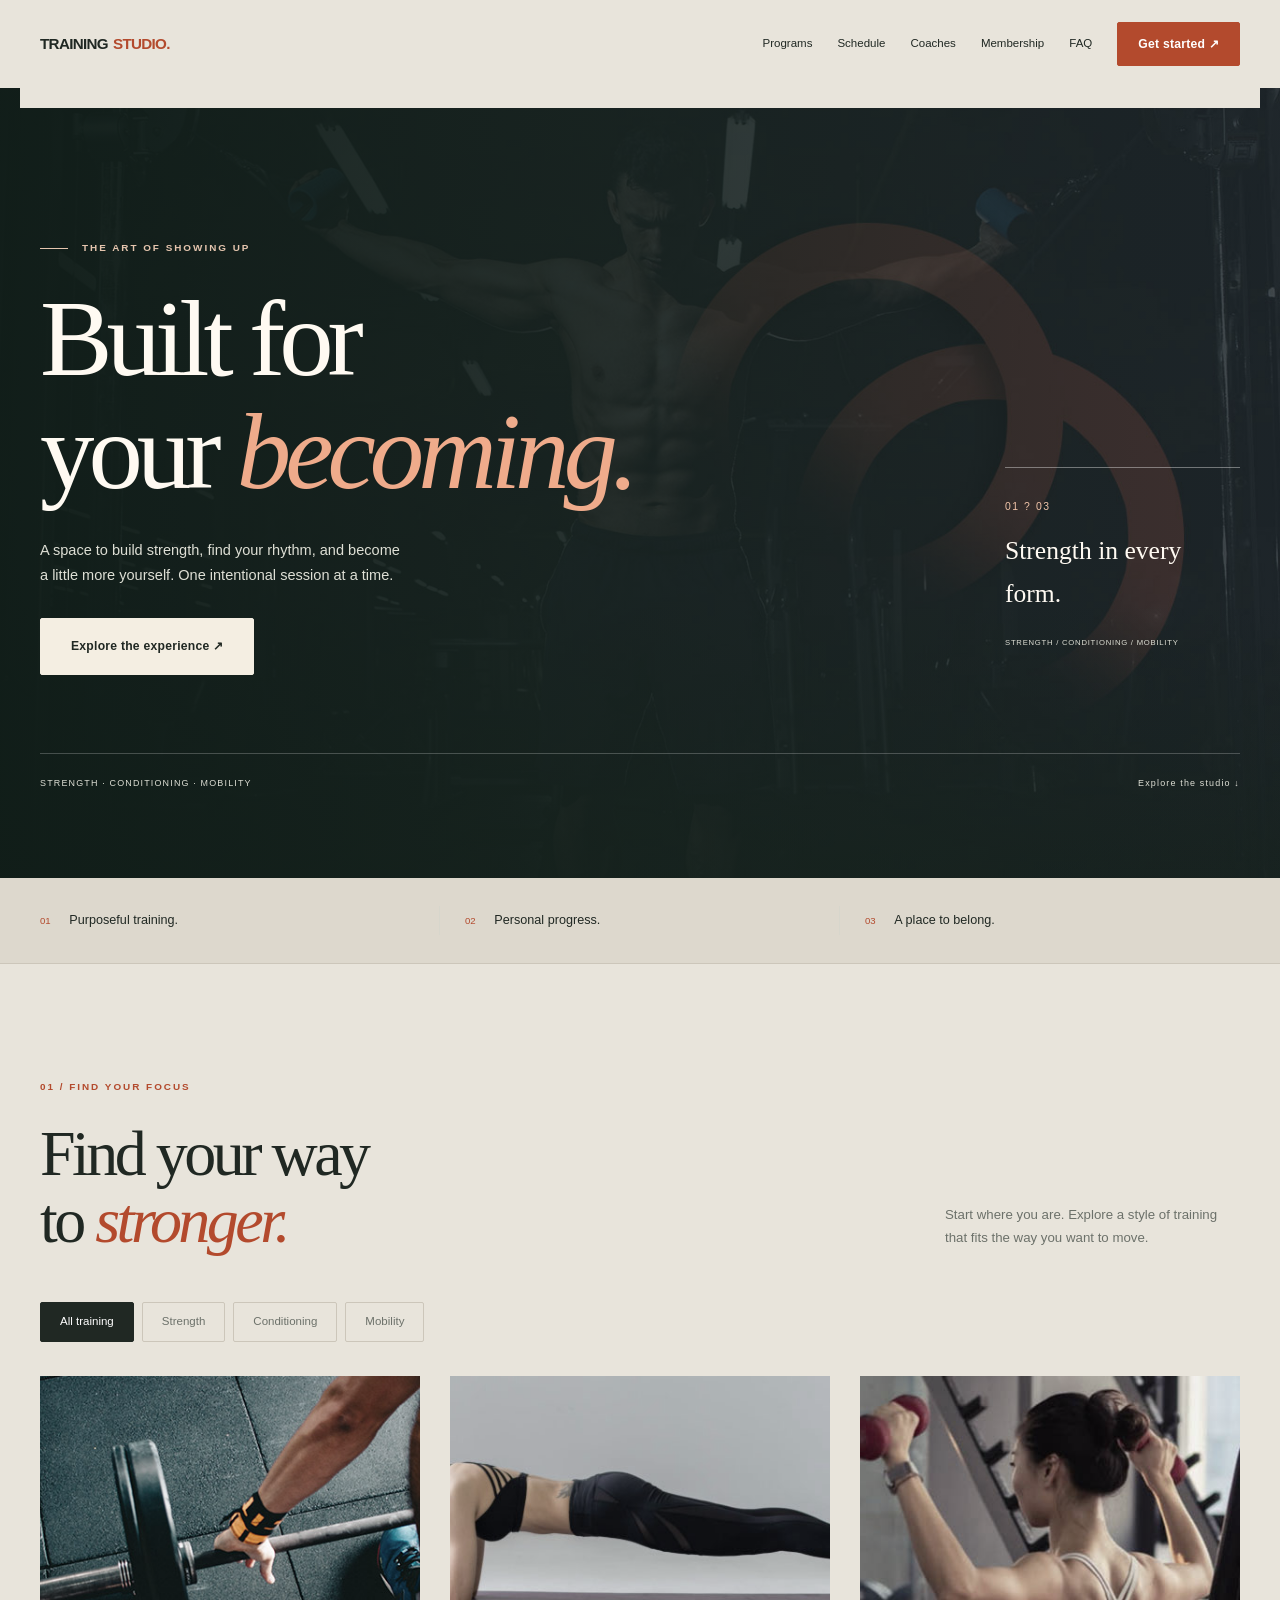
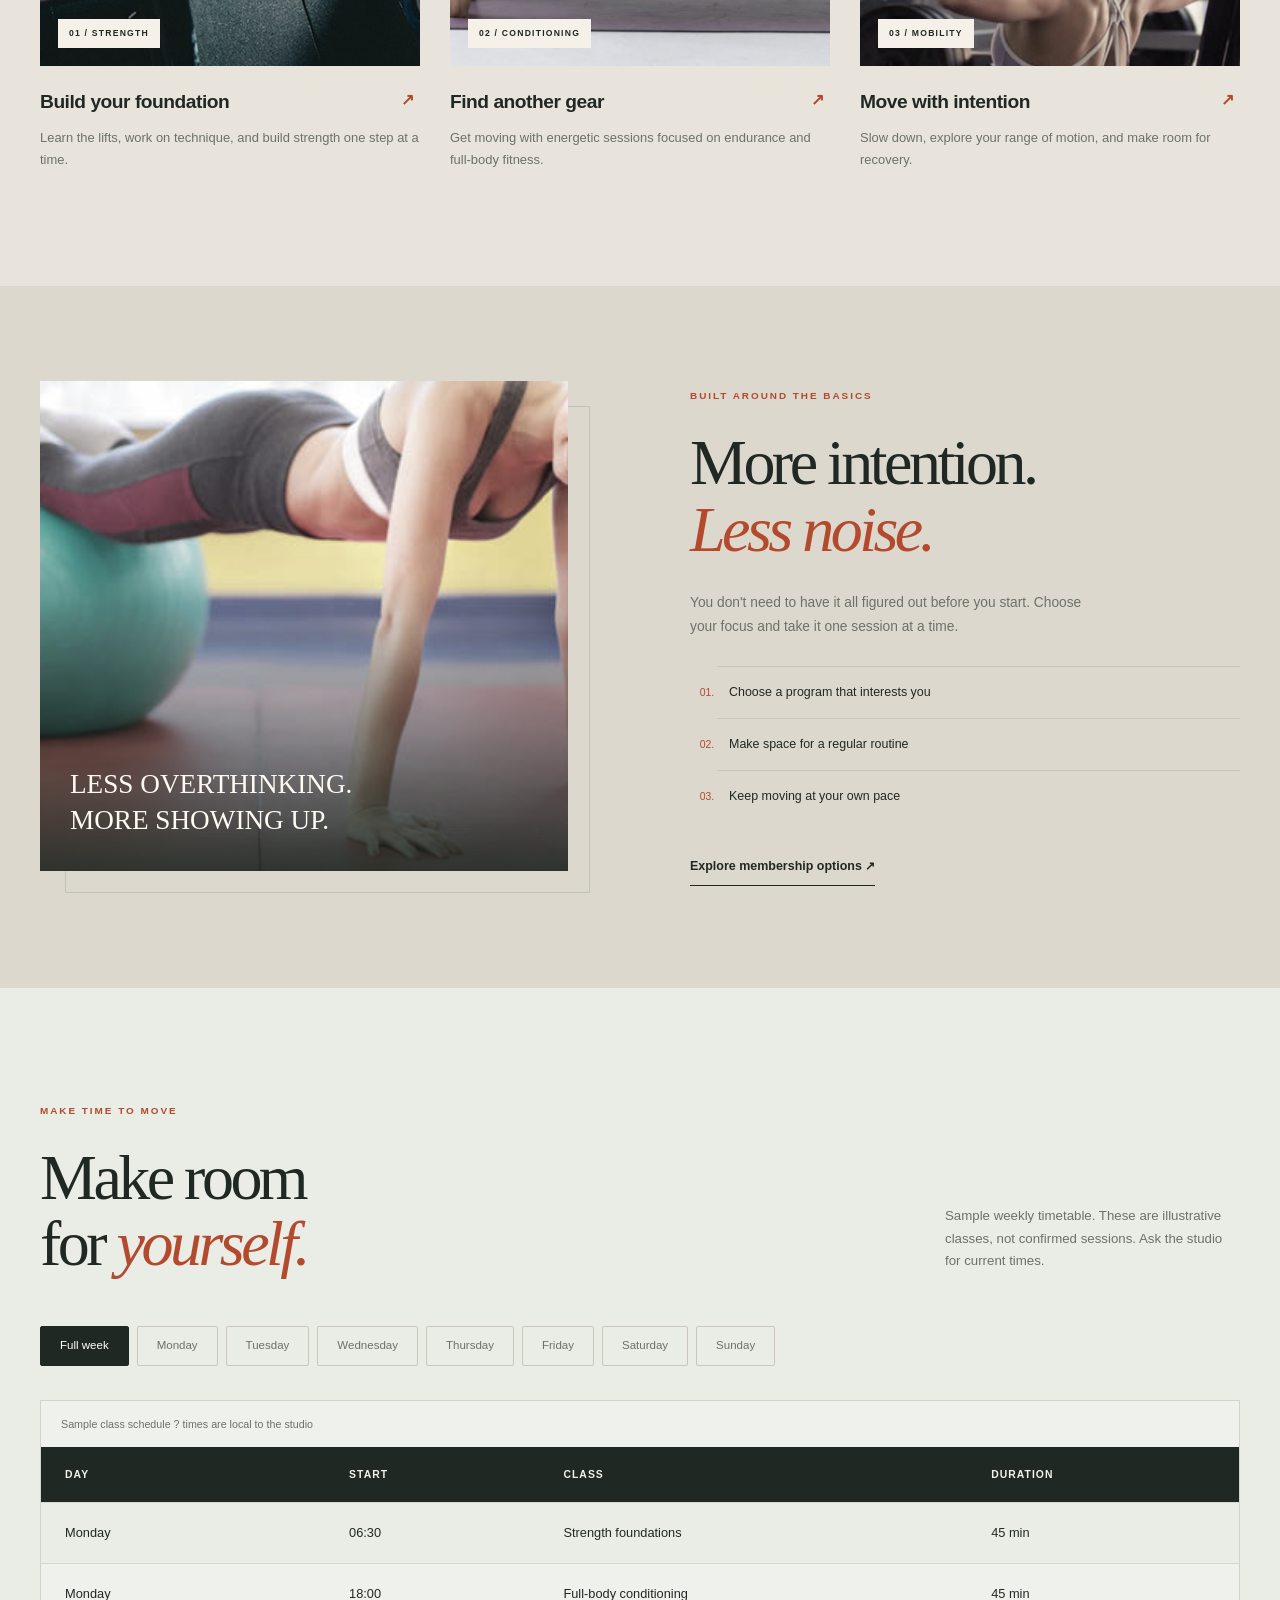
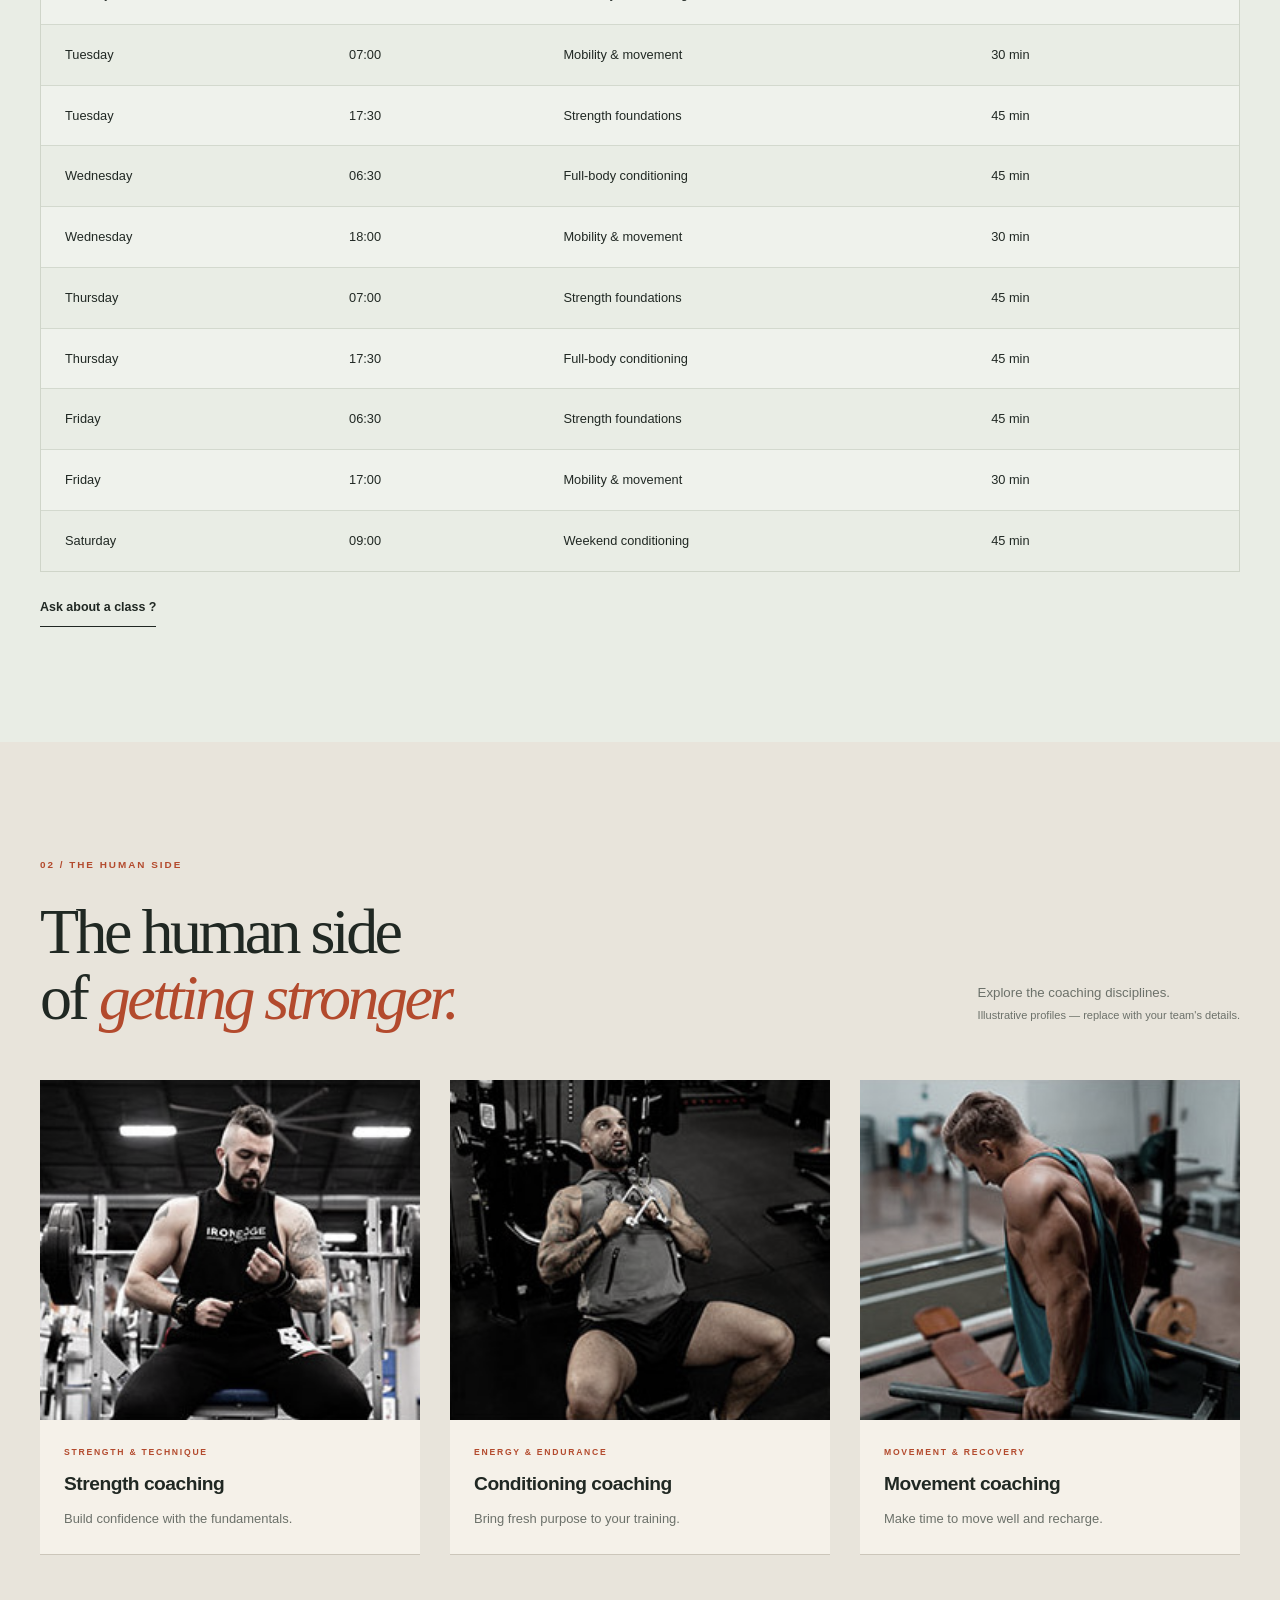
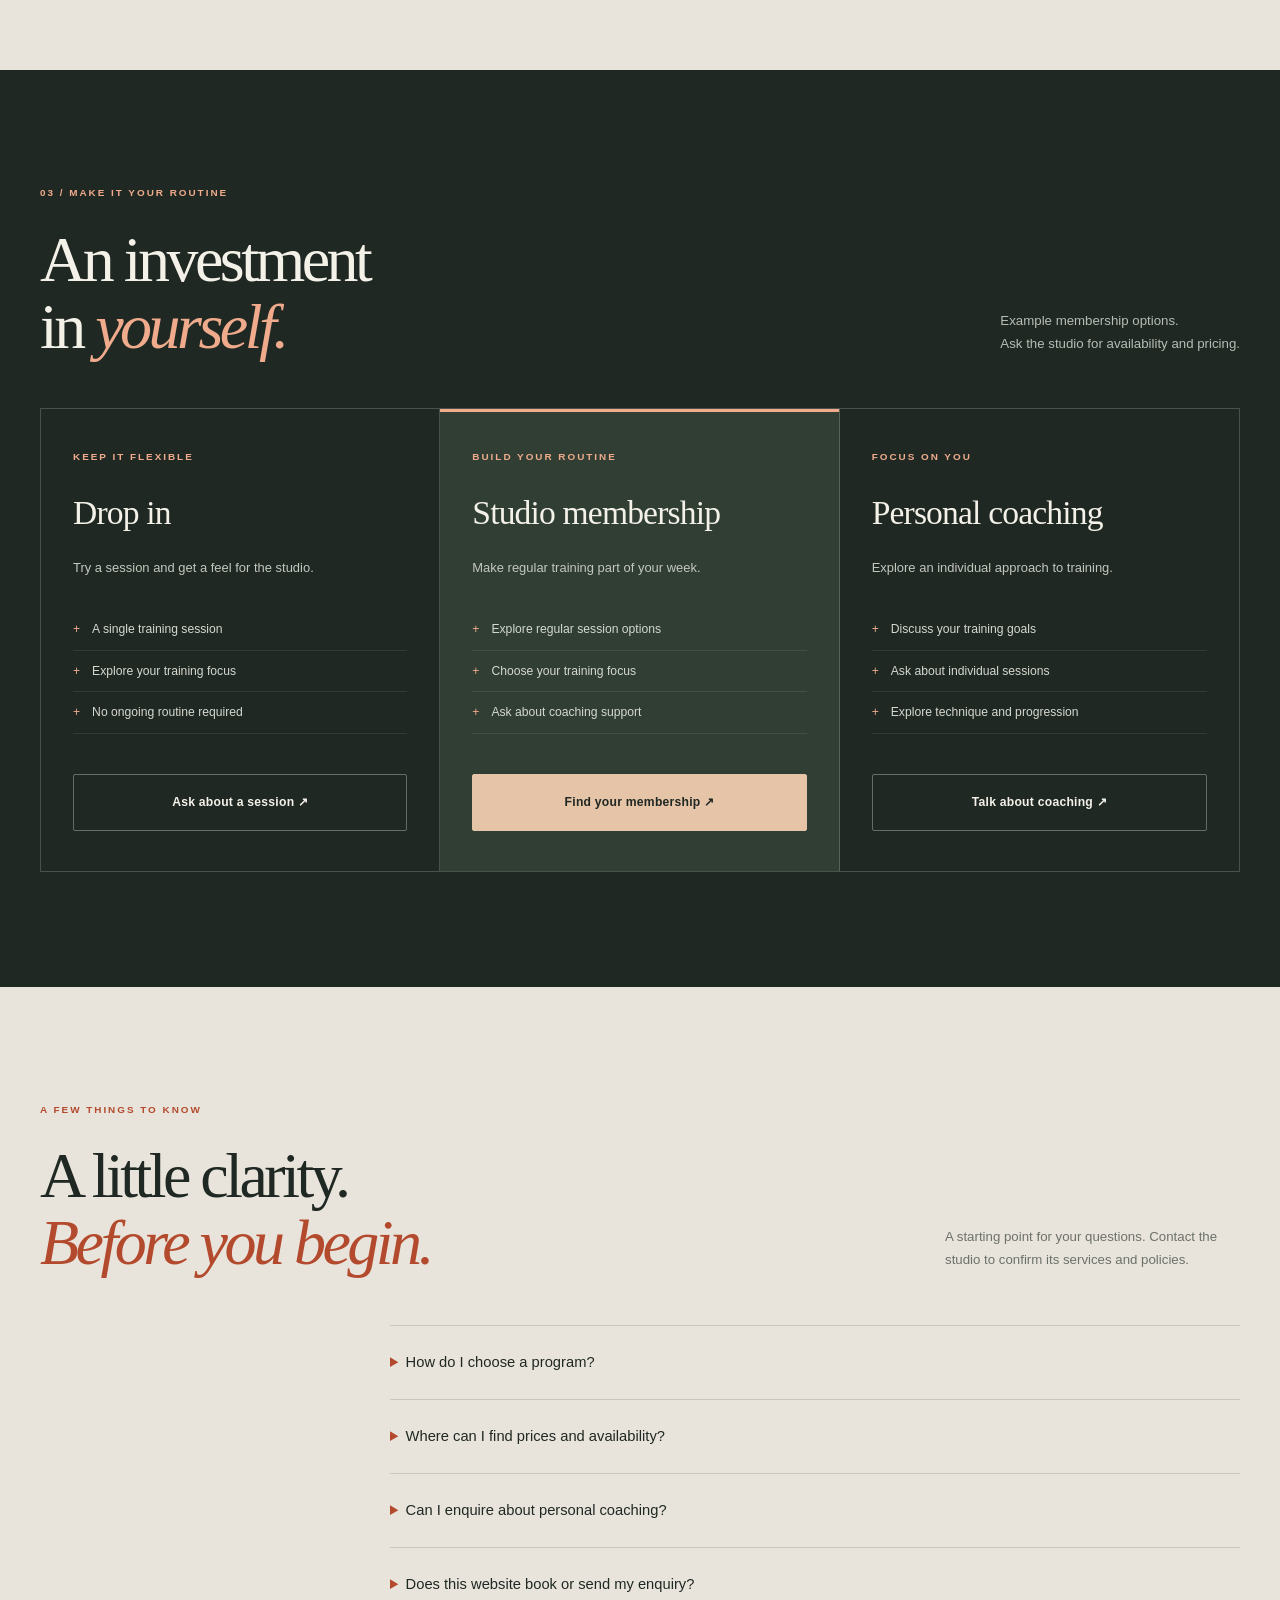
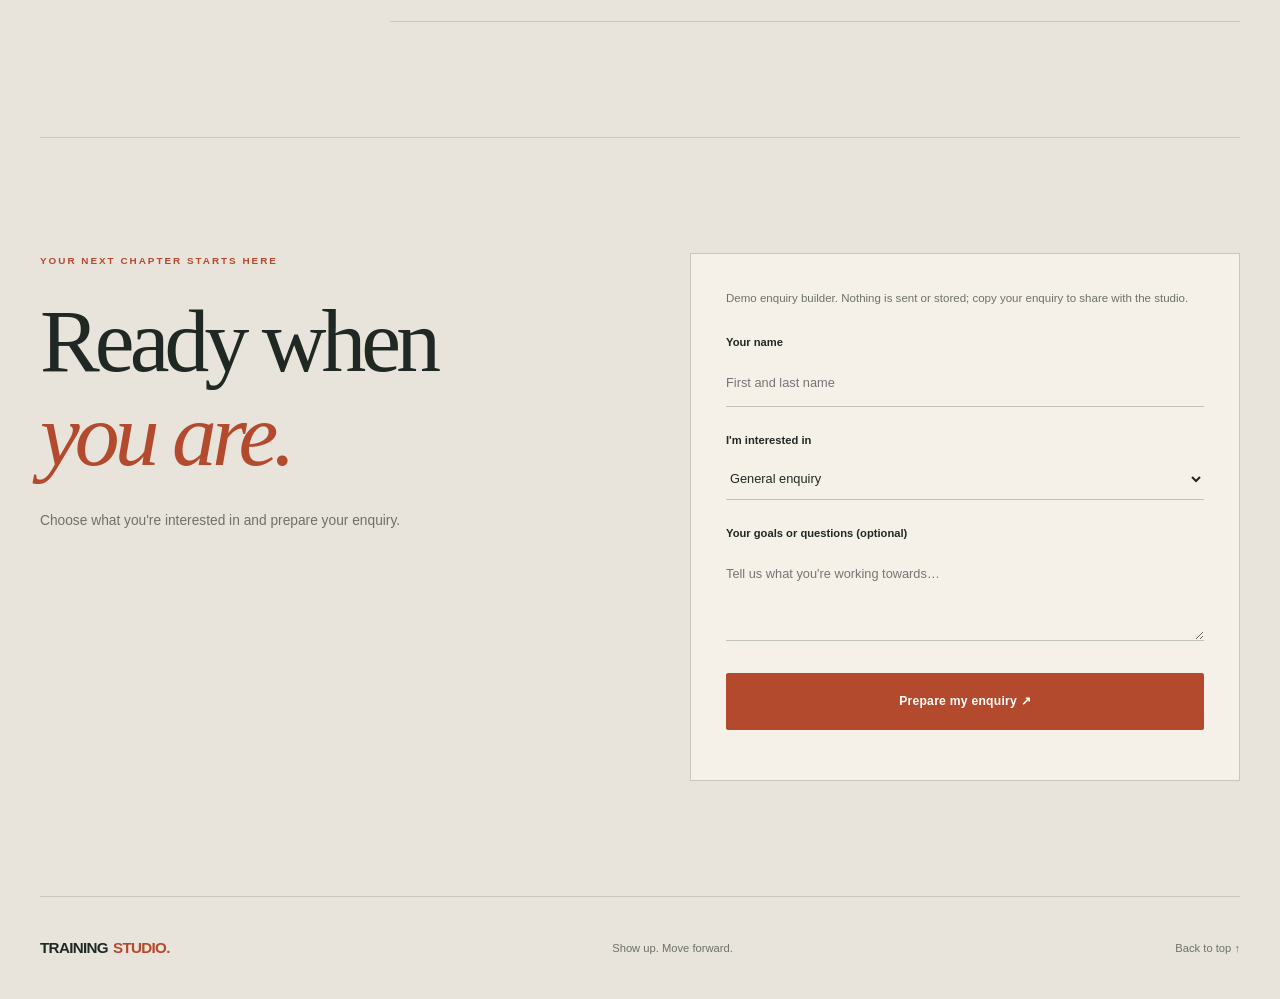
<file: index.html>
<!DOCTYPE html>
<html lang="en">
<head>
<meta charset="UTF-8">
<meta name="viewport" content="width=device-width, initial-scale=1">
<meta name="description" content="Training Studio: strength, conditioning and movement.">
<title>Training Studio | Make your next move</title>
<link rel="stylesheet" href="./public/css/styles.css">
<script src="./public/js/main.js" defer>
</script>
</head>
<body>
<a class="skip" href="#main">Skip to content</a>
<header class="container">
<a class="brand" href="#home">TRAINING<span>STUDIO.</span>
</a>
<button class="menu" aria-expanded="false" aria-controls="navigation" type="button">Menu ☰</button>
<nav id="navigation" aria-label="Main navigation">
<a href="#programs">Programs</a>
<a href="#schedule">Schedule</a>
<a href="#coaches">Coaches</a>
<a href="#membership">Membership</a>
<a href="#faq">FAQ</a>
<a class="button small" href="#contact">Get started ↗</a>
</nav>
</header>
<main id="main">
<section class="hero" id="home">
<img src="./public/images/slide-01.jpg" alt="Training studio gym" fetchpriority="high">
<div class="container hero-content">
<p class="eyebrow">THE ART OF SHOWING UP</p>
<h1>Built for<br>your <em>becoming.</em>
</h1>
<p class="hero-copy">A space to build strength, find your rhythm, and become a little more yourself. One intentional session at a time.</p>
<a class="button" href="#programs">Explore the experience ↗</a>
<aside class="hero-note"><span class="hero-note-number">01 ? 03</span><p>Strength in every form.</p><span>STRENGTH / CONDITIONING / MOBILITY</span></aside>
<div class="hero-bottom">
<span>STRENGTH · CONDITIONING · MOBILITY</span>
<a href="#programs">Explore the studio ↓</a>
</div>
</div>
</section>
<div class="banner">
<span>01 <b>Purposeful training.</b></span>
<span>02 <b>Personal progress.</b></span>
<span>03 <b>A place to belong.</b></span>
</div>
<section class="section container" id="programs">
<div class="heading">
<div>
<p class="eyebrow">01 / FIND YOUR FOCUS</p>
<h2>Find your way<br>to <em>stronger.</em></h2>
</div>
<p>Start where you are. Explore a style of training that fits the way you want to move.</p>
</div>
<div class="filters" role="group" aria-label="Filter programs">
<button data-filter="all" aria-pressed="true" class="active" type="button">All training</button>
<button data-filter="strength" aria-pressed="false" type="button">Strength</button>
<button data-filter="conditioning" aria-pressed="false" type="button">Conditioning</button>
<button data-filter="mobility" aria-pressed="false" type="button">Mobility</button>
</div>
<p class="sr-only" id="filter-status" role="status">
</p>
<div class="grid">
<article data-category="strength">
<div class="program-image">
<img src="./public/images/training-image-01.jpg" alt="Strength training session" loading="lazy">
<span>01 / STRENGTH</span>
</div>
<h3>Build your foundation <a href="#contact" aria-label="Ask about strength training">↗</a>
</h3>
<p>Learn the lifts, work on technique, and build strength one step at a time.</p>
</article>
<article data-category="conditioning">
<div class="program-image">
<img src="./public/images/training-image-02.jpg" alt="Conditioning workout" loading="lazy">
<span>02 / CONDITIONING</span>
</div>
<h3>Find another gear <a href="#contact" aria-label="Ask about conditioning">↗</a>
</h3>
<p>Get moving with energetic sessions focused on endurance and full-body fitness.</p>
</article>
<article data-category="mobility">
<div class="program-image">
<img src="./public/images/training-image-03.jpg" alt="Movement training" loading="lazy">
<span>03 / MOBILITY</span>
</div>
<h3>Move with intention <a href="#contact" aria-label="Ask about mobility">↗</a>
</h3>
<p>Slow down, explore your range of motion, and make room for recovery.</p>
</article>
</div>
</section>
<section class="approach">
<div class="container split">
<div class="studio-photo">
<img src="./public/images/training-image-04.jpg" alt="Inside the training studio" loading="lazy">
<strong>LESS OVERTHINKING.<br>MORE SHOWING UP.</strong>
</div>
<div>
<p class="eyebrow">BUILT AROUND THE BASICS</p>
<h2>More intention.<br><em>Less noise.</em></h2>
<p class="intro">You don't need to have it all figured out before you start. Choose your focus and take it one session at a time.</p>
<ol>
<li>Choose a program that interests you</li>
<li>Make space for a regular routine</li>
<li>Keep moving at your own pace</li>
</ol>
<a class="text-link" href="#membership">Explore membership options ↗</a>
</div>
</div>
</section>
<section class="section schedule" id="schedule">
  <div class="container">
    <div class="heading"><div><p class="eyebrow">MAKE TIME TO MOVE</p><h2>Make room<br>for <em>yourself.</em></h2></div><p>Sample weekly timetable. These are illustrative classes, not confirmed sessions. Ask the studio for current times.</p></div>
    <div class="filters" role="group" aria-label="Filter classes by day">
      <button type="button" data-day="all" aria-pressed="true" class="active">Full week</button>
      <button type="button" data-day="Monday" aria-pressed="false">Monday</button>
      <button type="button" data-day="Tuesday" aria-pressed="false">Tuesday</button>
      <button type="button" data-day="Wednesday" aria-pressed="false">Wednesday</button>
      <button type="button" data-day="Thursday" aria-pressed="false">Thursday</button>
      <button type="button" data-day="Friday" aria-pressed="false">Friday</button>
      <button type="button" data-day="Saturday" aria-pressed="false">Saturday</button>
      <button type="button" data-day="Sunday" aria-pressed="false">Sunday</button>
    </div>
    <p class="sr-only" id="schedule-status" role="status"></p>
    <div class="table-scroll" tabindex="0" role="region" aria-label="Weekly classes table">
      <table><caption>Sample class schedule ? times are local to the studio</caption><thead><tr><th scope="col">Day</th><th scope="col">Start</th><th scope="col">Class</th><th scope="col">Duration</th></tr></thead><tbody>
      <tr data-class-day="Monday"><th scope="row">Monday</th><td><time datetime="06:30">06:30</time></td><td>Strength foundations</td><td>45 min</td></tr>
      <tr data-class-day="Monday"><th scope="row">Monday</th><td><time datetime="18:00">18:00</time></td><td>Full-body conditioning</td><td>45 min</td></tr>
      <tr data-class-day="Tuesday"><th scope="row">Tuesday</th><td><time datetime="07:00">07:00</time></td><td>Mobility & movement</td><td>30 min</td></tr>
      <tr data-class-day="Tuesday"><th scope="row">Tuesday</th><td><time datetime="17:30">17:30</time></td><td>Strength foundations</td><td>45 min</td></tr>
      <tr data-class-day="Wednesday"><th scope="row">Wednesday</th><td><time datetime="06:30">06:30</time></td><td>Full-body conditioning</td><td>45 min</td></tr>
      <tr data-class-day="Wednesday"><th scope="row">Wednesday</th><td><time datetime="18:00">18:00</time></td><td>Mobility & movement</td><td>30 min</td></tr>
      <tr data-class-day="Thursday"><th scope="row">Thursday</th><td><time datetime="07:00">07:00</time></td><td>Strength foundations</td><td>45 min</td></tr>
      <tr data-class-day="Thursday"><th scope="row">Thursday</th><td><time datetime="17:30">17:30</time></td><td>Full-body conditioning</td><td>45 min</td></tr>
      <tr data-class-day="Friday"><th scope="row">Friday</th><td><time datetime="06:30">06:30</time></td><td>Strength foundations</td><td>45 min</td></tr>
      <tr data-class-day="Friday"><th scope="row">Friday</th><td><time datetime="17:00">17:00</time></td><td>Mobility & movement</td><td>30 min</td></tr>
      <tr data-class-day="Saturday"><th scope="row">Saturday</th><td><time datetime="09:00">09:00</time></td><td>Weekend conditioning</td><td>45 min</td></tr>
      </tbody></table>
    </div>
    <p id="schedule-empty" class="empty-state" hidden>No sample classes listed for this day. Ask the studio about other training options.</p>
    <a class="text-link schedule-link" href="#contact">Ask about a class ?</a>
  </div>
</section>
<section class="section container" id="coaches">
<div class="heading">
<div>
<p class="eyebrow">02 / THE HUMAN SIDE</p>
<h2>The human side<br>of <em>getting stronger.</em></h2>
</div>
<p>Explore the coaching disciplines.<br>
<small>Illustrative profiles — replace with your team's details.</small>
</p>
</div>
<div class="grid coaches">
<article>
<img src="./public/images/first-trainer.jpg" alt="Illustrative strength coach portrait" loading="lazy">
<div>
<p class="eyebrow">STRENGTH & TECHNIQUE</p>
<h3>Strength coaching</h3>
<p>Build confidence with the fundamentals.</p>
</div>
</article>
<article>
<img src="./public/images/second-trainer.jpg" alt="Illustrative conditioning coach portrait" loading="lazy">
<div>
<p class="eyebrow">ENERGY & ENDURANCE</p>
<h3>Conditioning coaching</h3>
<p>Bring fresh purpose to your training.</p>
</div>
</article>
<article>
<img src="./public/images/third-trainer.jpg" alt="Illustrative movement coach portrait" loading="lazy">
<div>
<p class="eyebrow">MOVEMENT & RECOVERY</p>
<h3>Movement coaching</h3>
<p>Make time to move well and recharge.</p>
</div>
</article>
</div>
</section>
<section class="section membership" id="membership">
<div class="container">
<div class="heading">
<div>
<p class="eyebrow">03 / MAKE IT YOUR ROUTINE</p>
<h2>An investment<br>in <em>yourself.</em></h2>
</div>
<p>Example membership options.<br>Ask the studio for availability and pricing.</p>
</div>
<div class="grid plans">
<article>
<p class="eyebrow">KEEP IT FLEXIBLE</p>
<h3>Drop in</h3>
<p>Try a session and get a feel for the studio.</p>
<ul>
<li>A single training session</li>
<li>Explore your training focus</li>
<li>No ongoing routine required</li>
</ul>
<a class="button outline" href="#contact" data-plan="Drop in">Ask about a session ↗</a>
</article>
<article class="featured">
<p class="eyebrow">BUILD YOUR ROUTINE</p>
<h3>Studio membership</h3>
<p>Make regular training part of your week.</p>
<ul>
<li>Explore regular session options</li>
<li>Choose your training focus</li>
<li>Ask about coaching support</li>
</ul>
<a class="button" href="#contact" data-plan="Studio membership">Find your membership ↗</a>
</article>
<article>
<p class="eyebrow">FOCUS ON YOU</p>
<h3>Personal coaching</h3>
<p>Explore an individual approach to training.</p>
<ul>
<li>Discuss your training goals</li>
<li>Ask about individual sessions</li>
<li>Explore technique and progression</li>
</ul>
<a class="button outline" href="#contact" data-plan="Personal coaching">Talk about coaching ↗</a>
</article>
</div>
</div>
</section>
<section class="section container" id="faq">
  <div class="heading"><div><p class="eyebrow">A FEW THINGS TO KNOW</p><h2>A little clarity.<br><em>Before you begin.</em></h2></div><p>A starting point for your questions. Contact the studio to confirm its services and policies.</p></div>
  <div class="faq-list">
    <details><summary>How do I choose a program?</summary><p>Explore strength, conditioning, and mobility above, then use the enquiry builder to describe your goals and ask which sessions might suit you.</p></details>
    <details><summary>Where can I find prices and availability?</summary><p>The memberships and timetable on this page are examples. Ask the studio for confirmed prices, current class times, and availability before making plans.</p></details>
    <details><summary>Can I enquire about personal coaching?</summary><p>Choose Personal coaching in the membership section or enquiry form, then add your questions and preferred training times.</p></details>
    <details><summary>Does this website book or send my enquiry?</summary><p>No. The enquiry builder prepares text you can copy and share yourself. It does not make a booking or send or store your information.</p></details>
  </div>
</section>
<section class="section container split contact" id="contact">
<div>
<p class="eyebrow">YOUR NEXT CHAPTER STARTS HERE</p>
<h2>Ready when<br>
<em>you are.</em>
</h2>
<p class="intro">Choose what you're interested in and prepare your enquiry.</p>
</div>
<form id="enquiry-form">
<p class="form-note">Demo enquiry builder. Nothing is sent or stored; copy your enquiry to share with the studio.</p>
<label for="name">Your name</label>
<input id="name" name="name" autocomplete="name" placeholder="First and last name" required maxlength="100">
<label for="interest">I'm interested in</label>
<select id="interest" name="interest">
<option>General enquiry</option>
<option>Drop in</option>
<option>Studio membership</option>
<option>Personal coaching</option>
</select>
<label for="message">Your goals or questions (optional)</label>
<textarea id="message" name="message" rows="3" maxlength="1500" placeholder="Tell us what you're working towards…">
</textarea>
<button class="button" type="submit">Prepare my enquiry ↗</button>
<div id="result" hidden>
<label for="enquiry">Your enquiry — ready to copy</label>
<textarea id="enquiry" rows="5" readonly>
</textarea>
<button class="text-link" id="copy" type="button">Copy enquiry</button>
</div>
<p id="form-status" role="status">
</p>
</form>
</section>
</main>
<footer class="container">
<a class="brand" href="#home">TRAINING<span>STUDIO.</span>
</a>
<p>Show up. Move forward.</p>
<a href="#home">Back to top ↑</a>
</footer>
</body>
</html>
</file>
<file: public/css/styles.css>
﻿/* Training Studio — foundations. Change these tokens to adjust the theme. */
:root {
  --accent: #b34a2d;
  --accent-light: #efab8b;
  --ink: #202823;
  --muted: #6c716a;
  --paper: #e8e4db;
  --soft: #ddd8cd;
  --surface: #f5f1e9;
  --line: #ccc6ba;
  --container: 1200px;
  --serif: Georgia, 'Times New Roman', serif;
}
* { box-sizing: border-box; }
html { scroll-behavior: smooth; scroll-padding-top: 110px; }
body { margin: 0; background: var(--paper); color: var(--ink); font-family: 'Segoe UI', Arial, sans-serif; line-height: 1.7; -webkit-font-smoothing: antialiased; }
a { color: inherit; text-decoration: none; }
button, input, select, textarea { font: inherit; }
button, summary { cursor: pointer; }
img { display: block; width: 100%; object-fit: cover; }
h1, h2, h3, p { margin: 0; }
h1, h2 { font-family: var(--serif); font-weight: 400; line-height: 1.04; letter-spacing: -.055em; }
h2 { font-size: clamp(2.7rem, 5vw, 4.7rem); }
h3 { font-size: 1.2rem; font-weight: 600; line-height: 1.3; letter-spacing: -.025em; }
em { color: var(--accent); font-weight: 400; }
.container { width: min(var(--container), calc(100% - 80px)); margin-inline: auto; }
.section { padding-block: 115px; }
.eyebrow { color: var(--accent); font-size: .62rem; letter-spacing: .2em; font-weight: 600; margin-bottom: 25px; }
.button { display: inline-flex; align-items: center; justify-content: center; padding: 17px 26px; background: var(--accent); color: white; border: 1px solid var(--accent); border-radius: 2px; font-size: .76rem; font-weight: 600; letter-spacing: .02em; transition: background .2s, transform .2s, box-shadow .2s; }
.button:hover { background: #913b23; border-color: #913b23; transform: translateY(-2px); box-shadow: 0 8px 25px #20282318; }
:focus-visible { outline: 3px solid #5784a3; outline-offset: 5px; }
.text-link { display: inline-block; font-size: .78rem; font-weight: 600; padding: 0 0 8px; border: 0; border-bottom: 1px solid currentColor; background: none; color: inherit; }
.text-link:hover { color: var(--accent); }
/* Quiet, persistent navigation. */
header.container { position: sticky; top: 0; z-index: 10; height: 88px; display: flex; justify-content: space-between; align-items: center; gap: 24px; background: var(--paper); box-shadow: 0 0 0 20px var(--paper); }
.brand { font-size: .95rem; font-weight: 800; letter-spacing: -.045em; white-space: nowrap; }
.brand span { color: var(--accent); margin-left: 5px; }
nav { display: flex; align-items: center; gap: 25px; font-size: .72rem; font-weight: 500; }
nav a:not(.button) { position: relative; padding-block: 8px; }
nav a:not(.button)::after { content: ''; position: absolute; left: 0; right: 0; bottom: 1px; height: 1px; background: var(--accent); transform: scaleX(0); transform-origin: left; transition: transform .2s; }
nav a:hover::after, nav a[aria-current='location']::after { transform: scaleX(1); }
nav a[aria-current='location']:not(.button) { color: var(--accent); }
.small { padding: 11px 20px; }
.menu { display: none; }
/* The editorial hero: full-bleed photography and a quieter secondary annotation. */
.hero { position: relative; isolation: isolate; min-height: min(790px, 90vh); min-height: min(790px, 90svh); display: flex; align-items: center; background: #202823; color: #fffaf2; overflow: hidden; }
.hero > img { position: absolute; inset: 0; height: 100%; z-index: -2; filter: saturate(.65); object-position: center; }
.hero::after { content: ''; position: absolute; inset: 0; z-index: -1; background: linear-gradient(90deg, #101d18ed 0%, #14211bb0 45%, #14211b30 100%), linear-gradient(0deg, #14211b99, transparent 35%); }
.hero-content { position: relative; padding-block: 95px 30px; }
.hero .eyebrow { color: #e5c5ae; display: flex; align-items: center; gap: 14px; }
.hero .eyebrow::before { content: ''; width: 28px; height: 1px; background: currentColor; }
h1 { font-size: clamp(4.6rem, 8.5vw, 8rem); max-width: 800px; }
.hero em { color: var(--accent-light); }
.hero-copy { margin: 30px 0; max-width: 360px; font-size: .91rem; color: #dedfd5; }
.hero .button { background: #f4eee2; border-color: #f4eee2; color: var(--ink); padding-inline: 30px; }
.hero .button:hover { background: white; }
.hero-note { position: absolute; right: 0; bottom: 145px; width: 235px; padding: 23px 0; border-top: 1px solid #ffffff60; }
.hero-note-number { color: #f1c4a9; font-size: .65rem; letter-spacing: .15em; }
.hero-note p { font-family: var(--serif); font-size: 1.6rem; margin: 10px 0; }
.hero-note > span:last-child { font-size: .48rem; letter-spacing: .1em; color: #dedfd5; }
.hero-bottom { display: flex; justify-content: space-between; gap: 20px; border-top: 1px solid #ffffff38; padding-top: 22px; margin-top: 78px; font-size: .56rem; letter-spacing: .13em; color: #dedfd5; }
.banner { display: grid; grid-template-columns: repeat(3, 1fr); padding: 28px max(40px, calc((100% - var(--container))/2)); background: var(--soft); border-bottom: 1px solid var(--line); }
.banner > span { padding: 4px 25px; border-right: 1px solid #d7d6cc; font-size: .6rem; color: var(--accent); }
.banner > span:first-child { padding-left: 0; }
.banner > span:last-child { border: 0; }
.banner b { font-weight: 500; font-size: .79rem; color: var(--ink); margin-left: 16px; }
/* Program collection. */
.heading { display: flex; justify-content: space-between; align-items: flex-end; gap: 45px; margin-bottom: 48px; }
.heading > p { max-width: 295px; font-size: .83rem; color: var(--muted); padding-bottom: 5px; }
.filters { display: flex; gap: 8px; flex-wrap: wrap; margin-bottom: 34px; }
.filters button { padding: 9px 19px; border: 1px solid var(--line); background: transparent; border-radius: 2px; font-size: .72rem; color: var(--muted); transition: background .2s, color .2s; }
.filters button:hover { border-color: var(--ink); color: var(--ink); }
.filters button.active { background: var(--ink); border-color: var(--ink); color: white; }
.grid { display: grid; grid-template-columns: repeat(3, minmax(0,1fr)); gap: 30px; }
.program-image { position: relative; overflow: hidden; }
.program-image img { height: 290px; filter: saturate(.65); transition: transform .5s, filter .5s; }
.program-image:hover img { transform: scale(1.035); filter: saturate(1); }
.program-image span { position: absolute; left: 18px; bottom: 18px; padding: 7px 11px; background: var(--surface); font-size: .54rem; letter-spacing: .14em; font-weight: 600; }
.grid h3 { margin: 24px 0 12px; }
.grid h3 a { float: right; color: var(--accent); font-size: 1rem; padding-inline: 6px; }
.grid article > p:not(.eyebrow), .coaches article p:not(.eyebrow) { color: var(--muted); font-size: .81rem; }
/* Paired image and philosophy. */
.approach { padding-block: 95px; background: var(--soft); }
.split { display: grid; grid-template-columns: 1fr 1fr; gap: 100px; align-items: center; }
.studio-photo { position: relative; padding: 0 22px 22px 0; }
.studio-photo::before { content: ''; position: absolute; inset: 25px 0 0 25px; border: 1px solid #bfc4b6; }
.studio-photo img { position: relative; height: 490px; filter: saturate(.6); }
.studio-photo::after { content: ''; position: absolute; inset: 0 22px 22px 0; background: linear-gradient(transparent 40%, #14211bd9); }
.studio-photo strong { position: absolute; bottom: 55px; left: 30px; z-index: 1; color: #fffaf2; font-family: var(--serif); font-size: 1.7rem; font-weight: 400; line-height: 1.3; }
.intro { max-width: 400px; color: var(--muted); font-size: .86rem; margin-top: 28px; }
ol { list-style: decimal-leading-zero; padding-left: 27px; margin: 28px 0; }
ol li { padding: 15px 0 15px 12px; border-top: 1px solid var(--line); font-size: .78rem; }
ol li::marker { color: var(--accent); font-size: .65rem; }
/* Timetable. */
.schedule { background: #e9ede5; }
.table-scroll { overflow-x: auto; border: 1px solid #cfd5c9; }
table { width: 100%; border-collapse: collapse; text-align: left; font-size: .8rem; }
caption { padding: 14px 20px; text-align: left; color: var(--muted); font-size: .67rem; background: #ffffff40; }
th, td { padding: 19px 24px; border-bottom: 1px solid #d3d9ce; }
thead { background: var(--ink); color: #f2f2e9; font-size: .65rem; letter-spacing: .1em; text-transform: uppercase; }
tbody th { font-weight: 500; }
tbody tr:nth-child(even) { background: #ffffff45; }
tbody tr:last-child > * { border-bottom: 0; }
.schedule-link { margin-top: 25px; }
.empty-state { padding-block: 24px; color: var(--muted); }
/* Portraits and membership. */
.coaches img { height: 340px; object-position: top; filter: saturate(.5); transition: filter .4s; }
.coaches article:hover img { filter: saturate(1); }
.coaches article > div { padding: 25px 24px 24px; background: var(--surface); border-bottom: 1px solid var(--line); }
.coaches .eyebrow { font-size: .54rem; margin-bottom: 12px; }
.coaches h3 { margin-top: 0; }
.membership { background: var(--ink); color: #f3f1e8; }
.membership .eyebrow, .membership em { color: var(--accent-light); }
.membership .heading > p { color: #b7bdb4; }
.plans { gap: 0; border: 1px solid #ffffff30; }
.plans article { padding: 40px 32px; display: flex; flex-direction: column; border-right: 1px solid #ffffff30; }
.plans article:last-child { border-right: 0; }
.plans .featured { background: #303e33; box-shadow: inset 0 3px var(--accent-light); }
.plans h3 { font-family: var(--serif); font-weight: 400; font-size: 2.1rem; margin: 0 0 22px; }
.plans article > p:not(.eyebrow) { color: #c3c8bf; }
.plans ul { flex: 1; padding: 0; margin: 30px 0 40px; list-style: none; font-size: .76rem; color: #d5d9d0; }
.plans li { padding-block: 10px; border-bottom: 1px solid #ffffff15; }
.plans li::before { content: '+'; margin-right: 12px; color: var(--accent-light); }
.plans .button { background: #e5c4a8; border-color: #e5c4a8; color: var(--ink); }
.plans .button:hover { background: #f6ddc7; }
.plans .outline { background: transparent; border-color: #ffffff50; color: #f3f1e8; }
.plans .outline:hover { background: #ffffff15; }
/* Native disclosures and enquiry form. */
.faq-list { max-width: 850px; margin-left: auto; }
.faq-list details { padding-block: 24px; border-top: 1px solid var(--line); }
.faq-list details:last-child { border-bottom: 1px solid var(--line); }
.faq-list summary { font-size: .92rem; font-weight: 500; padding-right: 20px; }
.faq-list summary::marker { color: var(--accent); }
.faq-list details p { color: var(--muted); max-width: 720px; font-size: .85rem; padding-top: 18px; }
.contact { border-top: 1px solid var(--line); align-items: start; }
.contact h2 { font-size: clamp(4rem, 7vw, 6.7rem); }
form { padding: 35px; background: var(--surface); border: 1px solid var(--line); }
.form-note { color: var(--muted); font-size: .72rem; margin-bottom: 25px; }
label { display: block; font-size: .7rem; font-weight: 600; margin-bottom: 8px; }
input, select, textarea { width: 100%; padding: 12px 0; background: transparent; color: var(--ink); border: 0; border-bottom: 1px solid #bfc4b6; border-radius: 0; margin-bottom: 24px; font-size: .8rem; }
textarea { resize: vertical; }
form .button { width: 100%; }
#result { margin-top: 25px; }
#form-status { margin-top: 15px; font-size: .78rem; }
footer { padding-block: 38px; display: flex; align-items: center; justify-content: space-between; gap: 20px; border-top: 1px solid var(--line); }
footer p, footer > a:last-child { font-size: .7rem; color: var(--muted); }
.skip { position: absolute; top: -100px; left: 20px; background: white; padding: 12px; z-index: 20; }
.skip:focus { top: 10px; }
.sr-only { position: absolute; width: 1px; height: 1px; padding: 0; margin: -1px; overflow: hidden; clip: rect(0,0,0,0); white-space: nowrap; border: 0; }
[hidden] { display: none !important; }
/* Responsive layouts stay in document order. */
@media (min-width: 761px) and (max-width: 1050px) {
  header.container { width: calc(100% - 40px); gap: 12px; }
  nav { gap: 15px; font-size: .67rem; }
  .brand { font-size: .85rem; }
  nav .small { padding: 10px 12px; }
  .split { gap: 50px; }
  .plans article { padding: 30px 23px; }
  .hero-note { width: 190px; }
}
@media (max-width: 760px) {
  .container { width: calc(100% - 40px); }
  .section { padding-block: 72px; }
  html { scroll-padding-top: 90px; }
  header.container { height: 72px; }
  .menu { display: block; border: 1px solid var(--line); background: transparent; color: var(--ink); padding: 8px 12px; font-size: .72rem; }
  nav { display: none; position: absolute; top: 72px; left: -20px; right: -20px; padding: 24px; background: var(--paper); border-bottom: 1px solid var(--line); flex-direction: column; align-items: stretch; gap: 10px; }
  nav.open { display: flex; }
  nav a { padding: 10px; }
  .hero { min-height: 650px; }
  .hero-content { padding-top: 70px; }
  h1 { font-size: clamp(4rem, 12vw, 6rem); }
  .hero-copy { max-width: 310px; font-size: .85rem; }
  .hero > img { object-position: 65% center; }
  .hero::after { background: linear-gradient(90deg, #101d18ed, #14211b80); }
  .hero-note { display: none; }
  .hero-bottom { font-size: .48rem; letter-spacing: .07em; margin-top: 65px; }
  .banner { padding: 24px 20px; gap: 16px; }
  .banner > span { padding: 0; border: 0; font-size: .52rem; }
  .banner b { display: block; margin: 6px 0 0; font-size: .65rem; }
  .heading { display: block; margin-bottom: 35px; }
  .heading > p { margin-top: 25px; max-width: 370px; }
  .grid { grid-template-columns: 1fr; gap: 35px; }
  .program-image img { height: 310px; }
  .split { grid-template-columns: 1fr; gap: 45px; }
  .approach { padding-block: 65px; }
  .studio-photo img { height: 380px; }
  .coaches { grid-template-columns: repeat(2,minmax(0,1fr)); gap: 20px; }
  .coaches img { height: 260px; }
  .coaches h3 { font-size: 1.08rem; }
  .plans { gap: 0; }
  .plans article { border-right: 0; border-bottom: 1px solid #ffffff30; padding: 35px; }
  .plans article:last-child { border-bottom: 0; }
  table { min-width: 490px; }
  th, td { padding: 16px 14px; }
  form { padding: 25px; }
  footer { flex-wrap: wrap; }
  footer p { display: none; }
}
@media (max-width: 420px) {
  .hero { min-height: 640px; }
  .hero .eyebrow { font-size: .52rem; }
  h1 { font-size: 3.85rem; }
  .hero-bottom { letter-spacing: 0; gap: 10px; }
  .coaches { grid-template-columns: 1fr; }
  .coaches img { height: 360px; }
  .filters button { padding: 8px 13px; }
}
@media (prefers-reduced-motion: reduce) {
  html { scroll-behavior: auto; }
  *, *::before, *::after { transition: none !important; }
}
</file>
